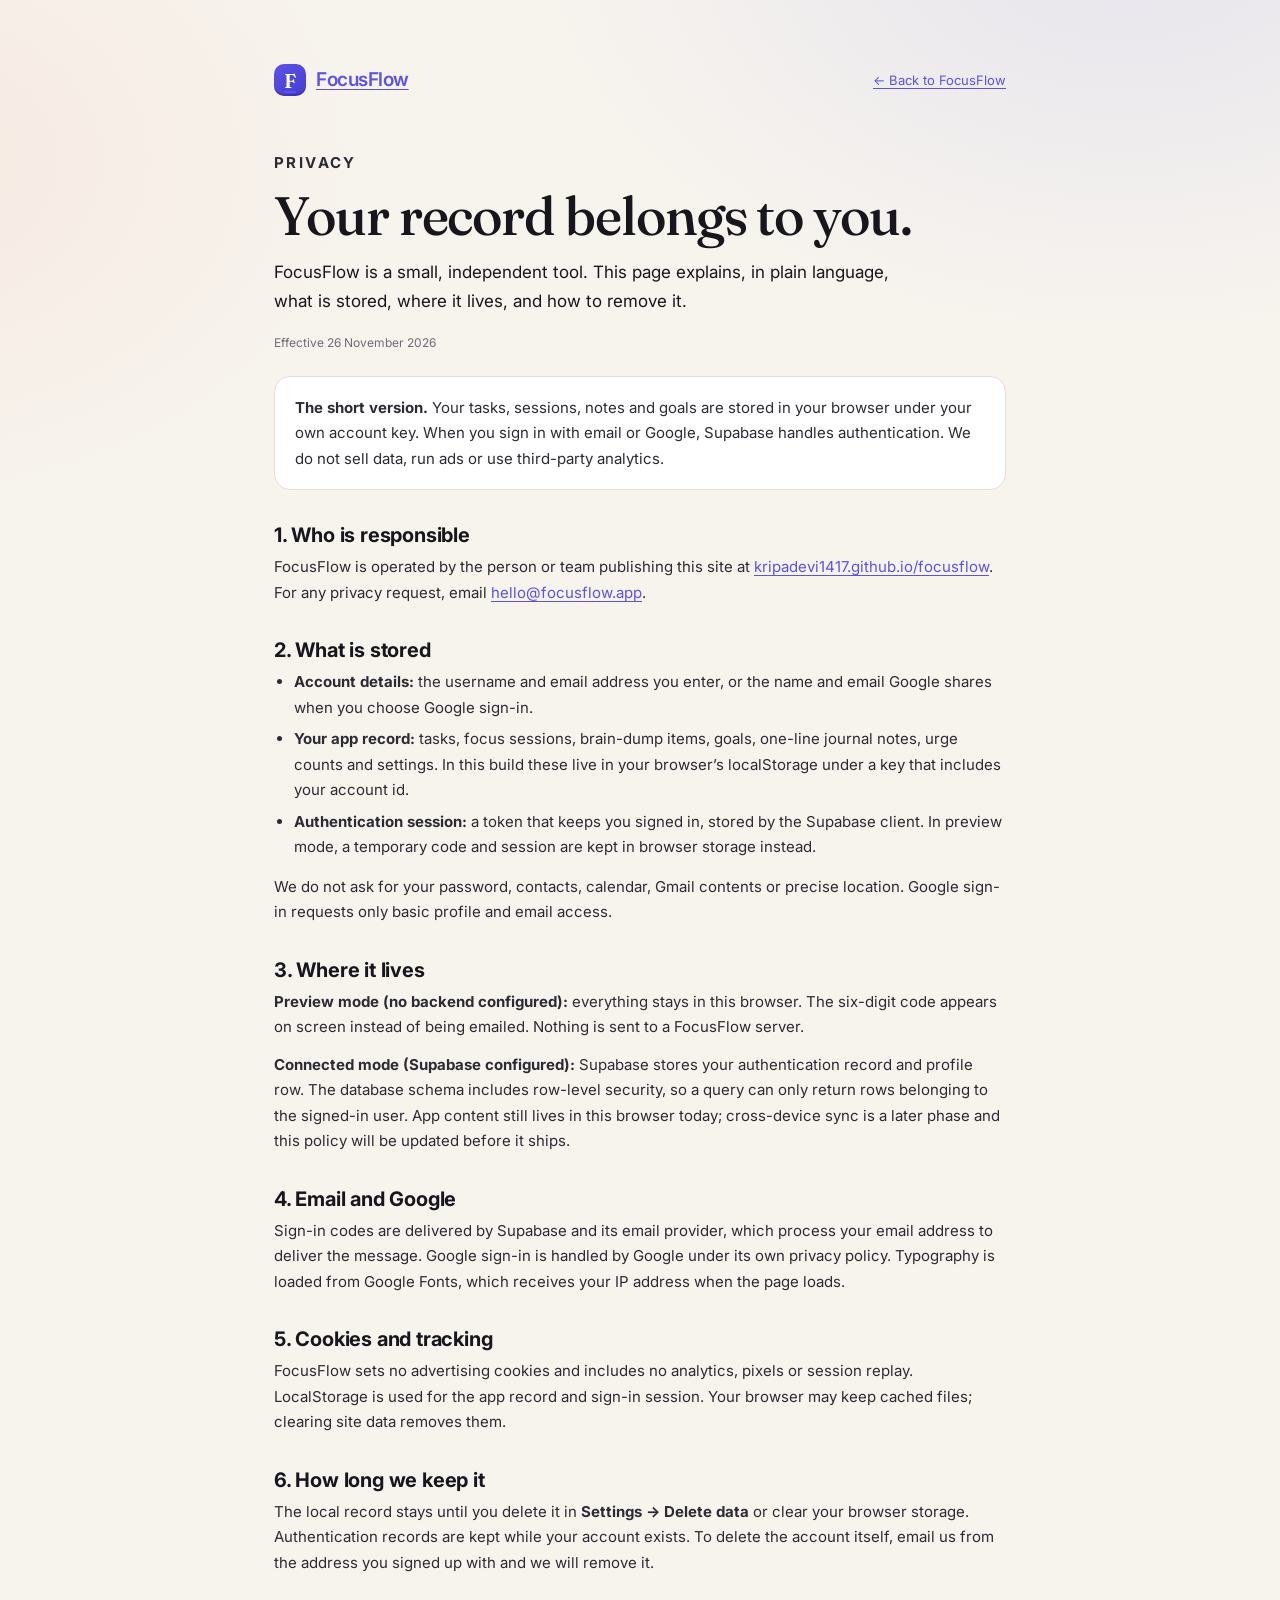
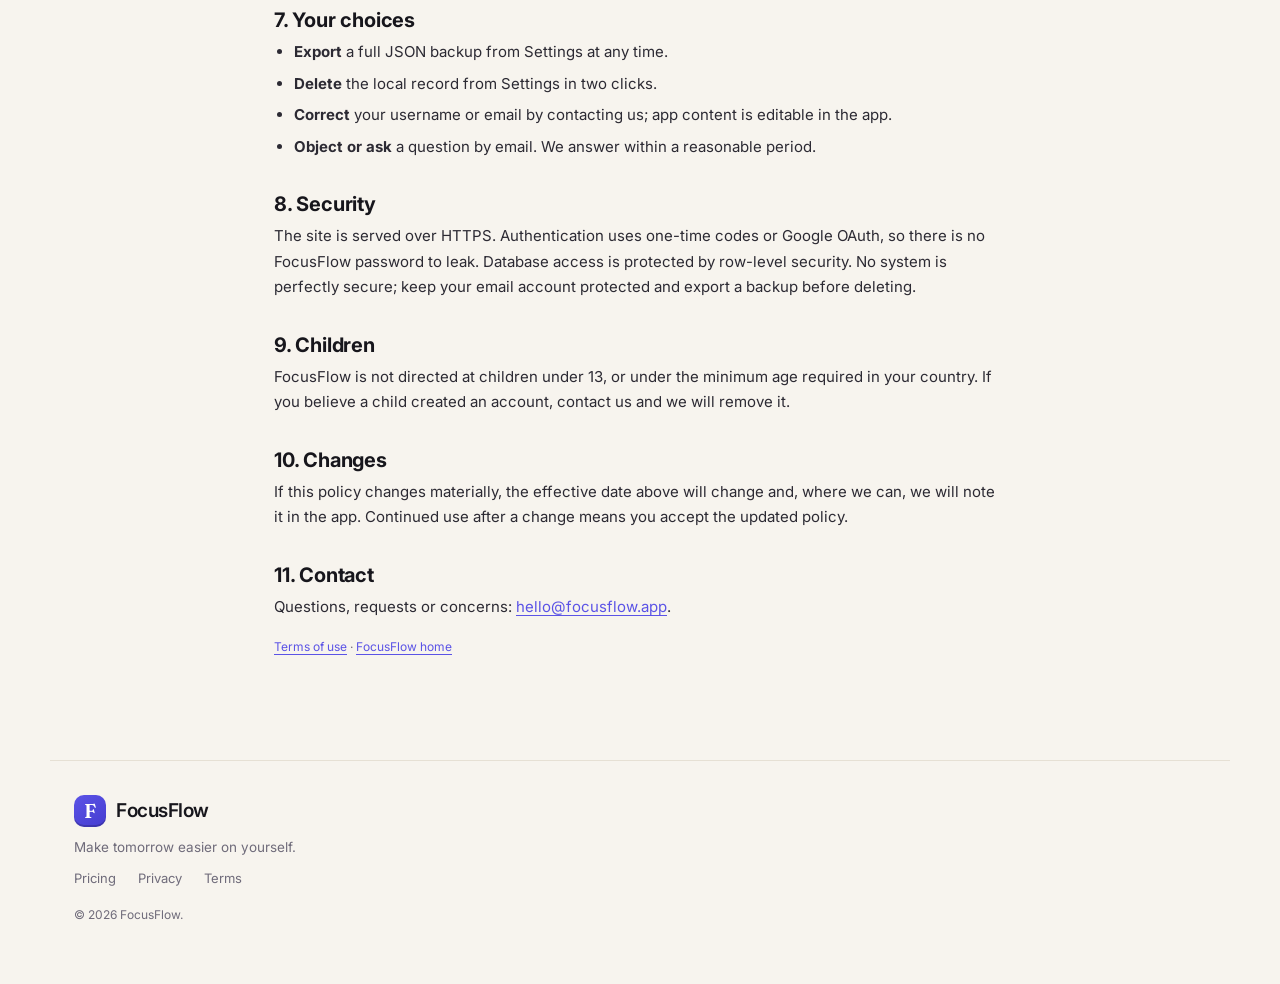
<file: privacy.html>
<!DOCTYPE html>
<html lang="en" data-theme="light">
<head>
  <meta charset="utf-8" />
  <meta name="viewport" content="width=device-width, initial-scale=1" />
  <title>Privacy policy - FocusFlow</title>
  <meta name="description" content="How FocusFlow handles your account, your daily record and your email. Plain language, no trackers." />
  <link rel="preconnect" href="https://fonts.googleapis.com" />
  <link rel="preconnect" href="https://fonts.gstatic.com" crossorigin />
  <link href="https://fonts.googleapis.com/css2?family=Fraunces:ital,opsz,wght@0,9..144,400;0,9..144,500;1,9..144,500&family=Inter:wght@400;500;600;700&display=swap" rel="stylesheet" />
  <link rel="icon" href="favicon.svg" type="image/svg+xml" />
  <link rel="stylesheet" href="styles.css" />
</head>
<body>
  <main class="legal-page">
    <div class="legal-top">
      <a class="brand" href="index.html"><span class="brand-mark">F</span><span class="brand-word">FocusFlow</span></a>
      <a class="legal-back" href="index.html">&larr; Back to FocusFlow</a>
    </div>

    <p class="eyebrow">Privacy</p>
    <h1>Your record belongs to you.</h1>
    <p class="lede">FocusFlow is a small, independent tool. This page explains, in plain language, what is stored, where it lives, and how to remove it.</p>
    <p class="updated">Effective 26 November 2026</p>

    <div class="callout">
      <p><b>The short version.</b> Your tasks, sessions, notes and goals are stored in your browser under your own account key. When you sign in with email or Google, Supabase handles authentication. We do not sell data, run ads or use third-party analytics.</p>
    </div>

    <h2>1. Who is responsible</h2>
    <p>FocusFlow is operated by the person or team publishing this site at <a href="https://kripadevi1417.github.io/focusflow/">kripadevi1417.github.io/focusflow</a>. For any privacy request, email <a data-support-email href="mailto:hello@focusflow.app">hello@focusflow.app</a>.</p>

    <h2>2. What is stored</h2>
    <ul>
      <li><b>Account details:</b> the username and email address you enter, or the name and email Google shares when you choose Google sign-in.</li>
      <li><b>Your app record:</b> tasks, focus sessions, brain-dump items, goals, one-line journal notes, urge counts and settings. In this build these live in your browser&rsquo;s localStorage under a key that includes your account id.</li>
      <li><b>Authentication session:</b> a token that keeps you signed in, stored by the Supabase client. In preview mode, a temporary code and session are kept in browser storage instead.</li>
    </ul>
    <p>We do not ask for your password, contacts, calendar, Gmail contents or precise location. Google sign-in requests only basic profile and email access.</p>

    <h2>3. Where it lives</h2>
    <p><b>Preview mode (no backend configured):</b> everything stays in this browser. The six-digit code appears on screen instead of being emailed. Nothing is sent to a FocusFlow server.</p>
    <p><b>Connected mode (Supabase configured):</b> Supabase stores your authentication record and profile row. The database schema includes row-level security, so a query can only return rows belonging to the signed-in user. App content still lives in this browser today; cross-device sync is a later phase and this policy will be updated before it ships.</p>

    <h2>4. Email and Google</h2>
    <p>Sign-in codes are delivered by Supabase and its email provider, which process your email address to deliver the message. Google sign-in is handled by Google under its own privacy policy. Typography is loaded from Google Fonts, which receives your IP address when the page loads.</p>

    <h2>5. Cookies and tracking</h2>
    <p>FocusFlow sets no advertising cookies and includes no analytics, pixels or session replay. LocalStorage is used for the app record and sign-in session. Your browser may keep cached files; clearing site data removes them.</p>

    <h2>6. How long we keep it</h2>
    <p>The local record stays until you delete it in <b>Settings &rarr; Delete data</b> or clear your browser storage. Authentication records are kept while your account exists. To delete the account itself, email us from the address you signed up with and we will remove it.</p>

    <h2>7. Your choices</h2>
    <ul>
      <li><b>Export</b> a full JSON backup from Settings at any time.</li>
      <li><b>Delete</b> the local record from Settings in two clicks.</li>
      <li><b>Correct</b> your username or email by contacting us; app content is editable in the app.</li>
      <li><b>Object or ask</b> a question by email. We answer within a reasonable period.</li>
    </ul>

    <h2>8. Security</h2>
    <p>The site is served over HTTPS. Authentication uses one-time codes or Google OAuth, so there is no FocusFlow password to leak. Database access is protected by row-level security. No system is perfectly secure; keep your email account protected and export a backup before deleting.</p>

    <h2>9. Children</h2>
    <p>FocusFlow is not directed at children under 13, or under the minimum age required in your country. If you believe a child created an account, contact us and we will remove it.</p>

    <h2>10. Changes</h2>
    <p>If this policy changes materially, the effective date above will change and, where we can, we will note it in the app. Continued use after a change means you accept the updated policy.</p>

    <h2>11. Contact</h2>
    <p>Questions, requests or concerns: <a data-support-email href="mailto:hello@focusflow.app">hello@focusflow.app</a>.</p>

    <p class="updated"><a href="terms.html">Terms of use</a> &middot; <a href="index.html">FocusFlow home</a></p>
  </main>

  <footer class="site-footer">
    <a class="brand" href="index.html"><span class="brand-mark">F</span><span class="brand-word">FocusFlow</span></a>
    <p>Make tomorrow easier on yourself.</p>
    <div class="footer-links">
      <a href="index.html#pricing">Pricing</a>
      <a href="privacy.html">Privacy</a>
      <a href="terms.html">Terms</a>
    </div>
    <small>&copy; <span id="year">2025</span> FocusFlow.</small>
  </footer>

  <script src="js/config.js"></script>
  <script>
    (function () {
      var cfg = window.FF_CONFIG || {};
      var email = cfg.supportEmail || "hello@focusflow.app";
      document.querySelectorAll("[data-support-email]").forEach(function (node) {
        node.textContent = email;
        node.setAttribute("href", "mailto:" + email);
      });
      var year = document.getElementById("year");
      if (year) year.textContent = String(new Date().getFullYear());
    })();
  </script>
</body>
</html>
</file>
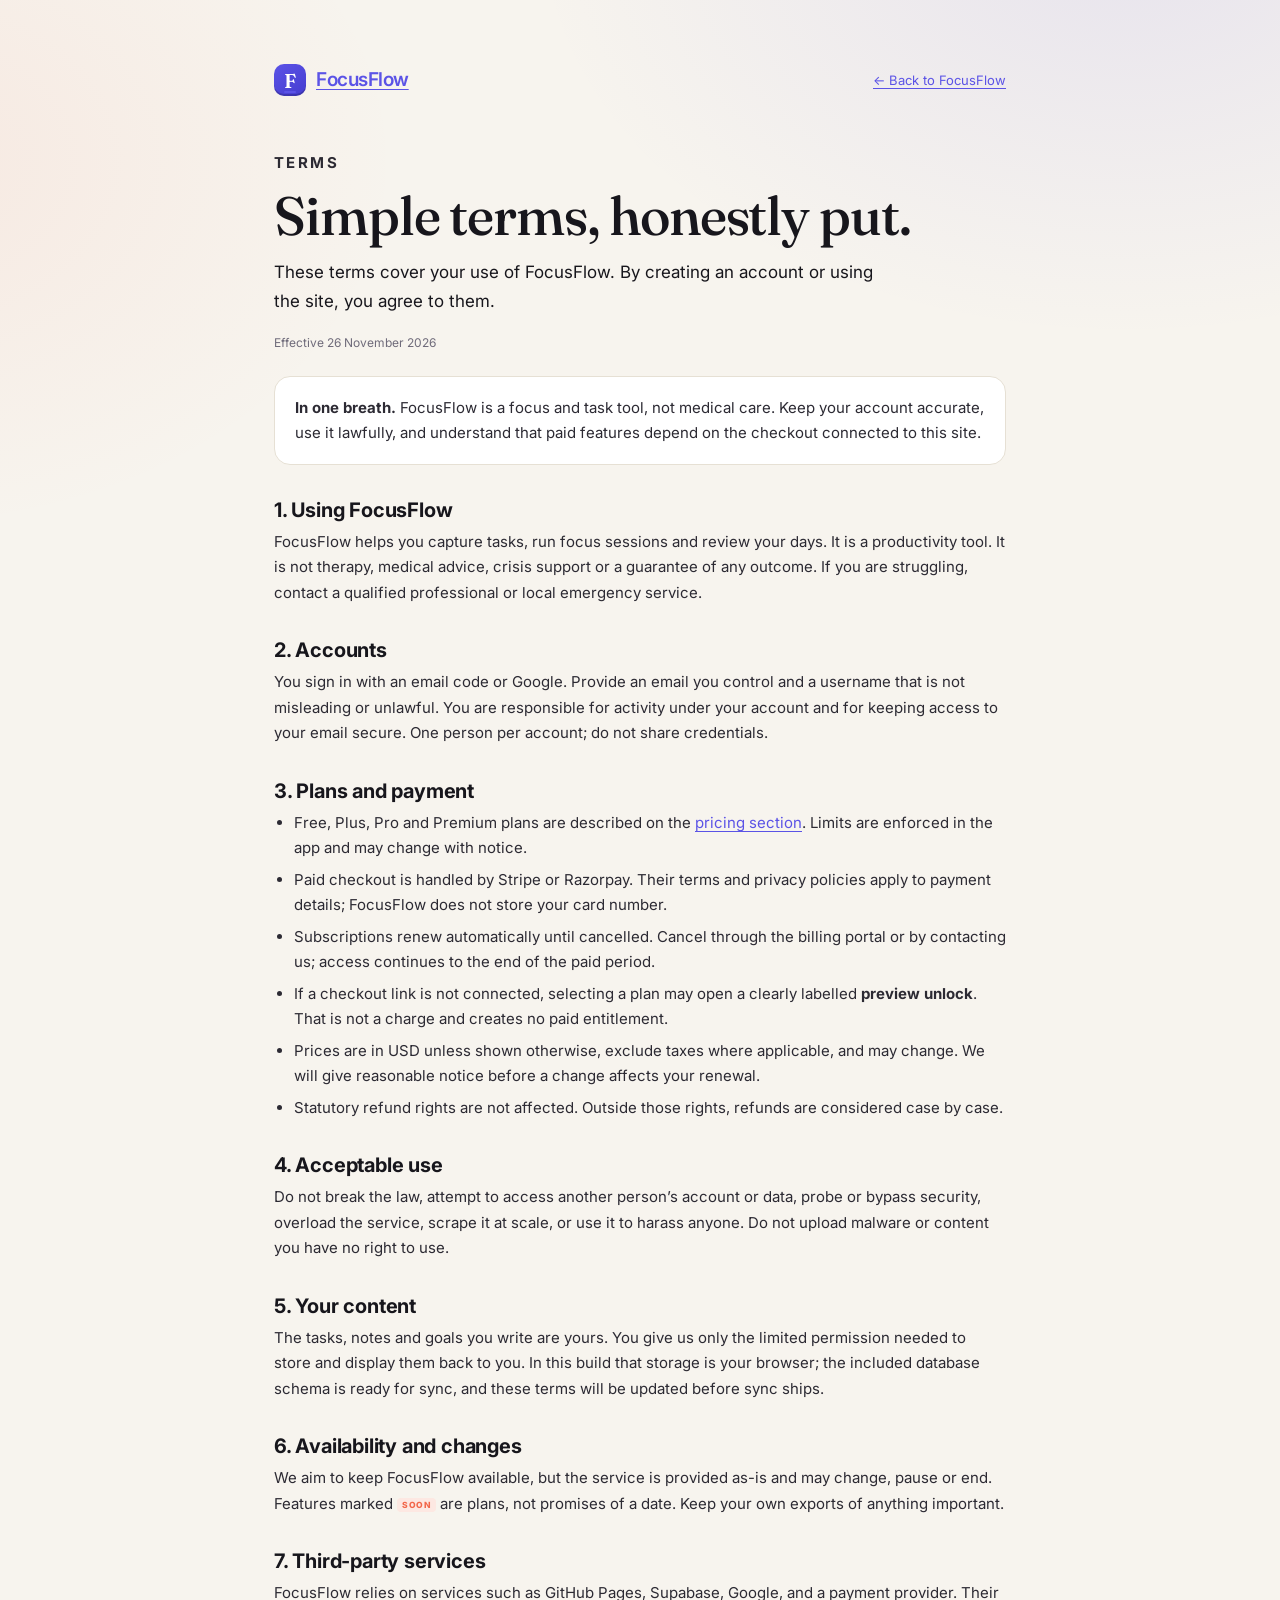
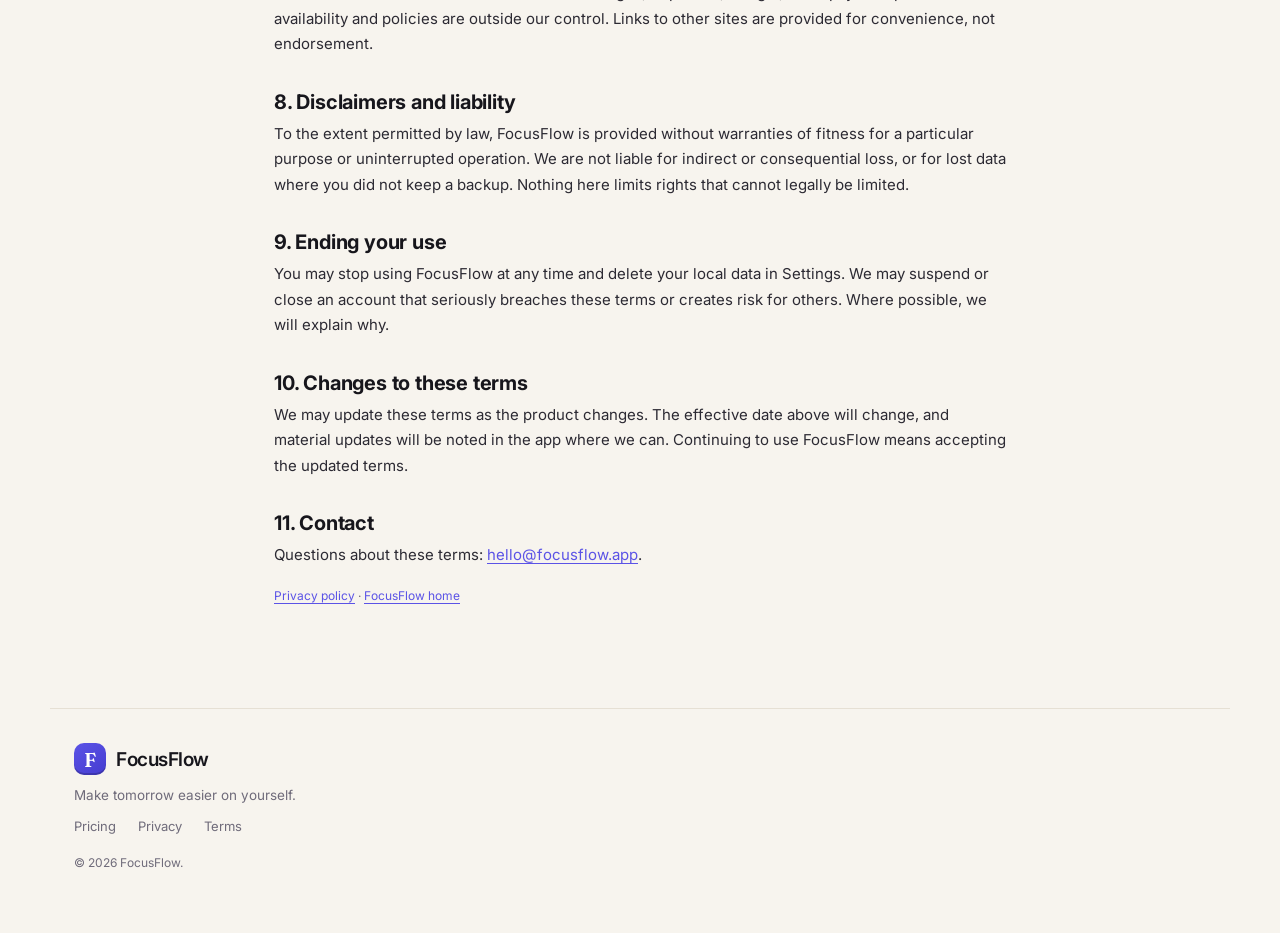
<file: terms.html>
<!DOCTYPE html>
<html lang="en" data-theme="light">
<head>
  <meta charset="utf-8" />
  <meta name="viewport" content="width=device-width, initial-scale=1" />
  <title>Terms of use - FocusFlow</title>
  <meta name="description" content="The plain-language terms for using FocusFlow: accounts, plans, acceptable use and the limits of a focus tool." />
  <link rel="preconnect" href="https://fonts.googleapis.com" />
  <link rel="preconnect" href="https://fonts.gstatic.com" crossorigin />
  <link href="https://fonts.googleapis.com/css2?family=Fraunces:ital,opsz,wght@0,9..144,400;0,9..144,500;1,9..144,500&family=Inter:wght@400;500;600;700&display=swap" rel="stylesheet" />
  <link rel="icon" href="favicon.svg" type="image/svg+xml" />
  <link rel="stylesheet" href="styles.css" />
</head>
<body>
  <main class="legal-page">
    <div class="legal-top">
      <a class="brand" href="index.html"><span class="brand-mark">F</span><span class="brand-word">FocusFlow</span></a>
      <a class="legal-back" href="index.html">&larr; Back to FocusFlow</a>
    </div>

    <p class="eyebrow">Terms</p>
    <h1>Simple terms, honestly put.</h1>
    <p class="lede">These terms cover your use of FocusFlow. By creating an account or using the site, you agree to them.</p>
    <p class="updated">Effective 26 November 2026</p>

    <div class="callout">
      <p><b>In one breath.</b> FocusFlow is a focus and task tool, not medical care. Keep your account accurate, use it lawfully, and understand that paid features depend on the checkout connected to this site.</p>
    </div>

    <h2>1. Using FocusFlow</h2>
    <p>FocusFlow helps you capture tasks, run focus sessions and review your days. It is a productivity tool. It is not therapy, medical advice, crisis support or a guarantee of any outcome. If you are struggling, contact a qualified professional or local emergency service.</p>

    <h2>2. Accounts</h2>
    <p>You sign in with an email code or Google. Provide an email you control and a username that is not misleading or unlawful. You are responsible for activity under your account and for keeping access to your email secure. One person per account; do not share credentials.</p>

    <h2>3. Plans and payment</h2>
    <ul>
      <li>Free, Plus, Pro and Premium plans are described on the <a href="index.html#pricing">pricing section</a>. Limits are enforced in the app and may change with notice.</li>
      <li>Paid checkout is handled by Stripe or Razorpay. Their terms and privacy policies apply to payment details; FocusFlow does not store your card number.</li>
      <li>Subscriptions renew automatically until cancelled. Cancel through the billing portal or by contacting us; access continues to the end of the paid period.</li>
      <li>If a checkout link is not connected, selecting a plan may open a clearly labelled <b>preview unlock</b>. That is not a charge and creates no paid entitlement.</li>
      <li>Prices are in USD unless shown otherwise, exclude taxes where applicable, and may change. We will give reasonable notice before a change affects your renewal.</li>
      <li>Statutory refund rights are not affected. Outside those rights, refunds are considered case by case.</li>
    </ul>

    <h2>4. Acceptable use</h2>
    <p>Do not break the law, attempt to access another person&rsquo;s account or data, probe or bypass security, overload the service, scrape it at scale, or use it to harass anyone. Do not upload malware or content you have no right to use.</p>

    <h2>5. Your content</h2>
    <p>The tasks, notes and goals you write are yours. You give us only the limited permission needed to store and display them back to you. In this build that storage is your browser; the included database schema is ready for sync, and these terms will be updated before sync ships.</p>

    <h2>6. Availability and changes</h2>
    <p>We aim to keep FocusFlow available, but the service is provided as-is and may change, pause or end. Features marked <span class="soon">soon</span> are plans, not promises of a date. Keep your own exports of anything important.</p>

    <h2>7. Third-party services</h2>
    <p>FocusFlow relies on services such as GitHub Pages, Supabase, Google, and a payment provider. Their availability and policies are outside our control. Links to other sites are provided for convenience, not endorsement.</p>

    <h2>8. Disclaimers and liability</h2>
    <p>To the extent permitted by law, FocusFlow is provided without warranties of fitness for a particular purpose or uninterrupted operation. We are not liable for indirect or consequential loss, or for lost data where you did not keep a backup. Nothing here limits rights that cannot legally be limited.</p>

    <h2>9. Ending your use</h2>
    <p>You may stop using FocusFlow at any time and delete your local data in Settings. We may suspend or close an account that seriously breaches these terms or creates risk for others. Where possible, we will explain why.</p>

    <h2>10. Changes to these terms</h2>
    <p>We may update these terms as the product changes. The effective date above will change, and material updates will be noted in the app where we can. Continuing to use FocusFlow means accepting the updated terms.</p>

    <h2>11. Contact</h2>
    <p>Questions about these terms: <a data-support-email href="mailto:hello@focusflow.app">hello@focusflow.app</a>.</p>

    <p class="updated"><a href="privacy.html">Privacy policy</a> &middot; <a href="index.html">FocusFlow home</a></p>
  </main>

  <footer class="site-footer">
    <a class="brand" href="index.html"><span class="brand-mark">F</span><span class="brand-word">FocusFlow</span></a>
    <p>Make tomorrow easier on yourself.</p>
    <div class="footer-links">
      <a href="index.html#pricing">Pricing</a>
      <a href="privacy.html">Privacy</a>
      <a href="terms.html">Terms</a>
    </div>
    <small>&copy; <span id="year">2025</span> FocusFlow.</small>
  </footer>

  <script src="js/config.js"></script>
  <script>
    (function () {
      var cfg = window.FF_CONFIG || {};
      var email = cfg.supportEmail || "hello@focusflow.app";
      document.querySelectorAll("[data-support-email]").forEach(function (node) {
        node.textContent = email;
        node.setAttribute("href", "mailto:" + email);
      });
      var year = document.getElementById("year");
      if (year) year.textContent = String(new Date().getFullYear());
    })();
  </script>
</body>
</html>
</file>
<file: styles.css>
/* ============================================================
   FocusFlow - design system
   ============================================================ */
:root {
  --bg: #f7f4ee;
  --bg-deep: #efe9df;
  --surface: #ffffff;
  --surface-2: #fbf9f5;
  --ink: #17161c;
  --ink-soft: #2c2a33;
  --muted: #6f6b7a;
  --line: #e6e0d4;
  --line-strong: #d8d1c3;
  --brand: #5b53e6;
  --brand-deep: #453cd0;
  --brand-soft: #ebe9ff;
  --brand-ink: #ffffff;
  --coral: #f2674a;
  --coral-soft: #fde8e2;
  --mint: #d7f1e3;
  --mint-ink: #1f6b4a;
  --sand: #f2e7d5;
  --danger: #c2402f;
  --shadow-sm: 0 1px 2px rgba(23, 22, 28, 0.05);
  --shadow-md: 0 10px 30px -12px rgba(23, 22, 28, 0.22);
  --shadow-lg: 0 40px 80px -40px rgba(23, 22, 28, 0.35);
  --radius-sm: 10px;
  --radius: 16px;
  --radius-lg: 24px;
  --font-body: "Inter", -apple-system, BlinkMacSystemFont, "Segoe UI", Roboto, sans-serif;
  --font-display: "Fraunces", Georgia, "Times New Roman", serif;
  --max: 1180px;
  --glow-1: rgba(91, 83, 230, 0.10);
  --glow-2: rgba(242, 103, 74, 0.08);
  --card-shadow: var(--shadow-sm);
  --card-border: 1px solid var(--line);
  --btn-glow: 0 12px 28px -14px rgba(91, 83, 230, 0.85);
  --display-weight: 500;
  --grain: 0.035;
}

[data-theme="midnight"], [data-theme="dark"] {
  --bg: #0c0b10;
  --bg-deep: #07060a;
  --surface: #15141b;
  --surface-2: #1c1a24;
  --ink: #f6f1e7;
  --ink-soft: #ded8cc;
  --muted: #a49da9;
  --line: #2a2733;
  --line-strong: #3d3948;
  --brand: #e9c46a;
  --brand-deep: #f4d98f;
  --brand-soft: #2b2417;
  --brand-ink: #171206;
  --coral: #ff8b6b;
  --coral-soft: #35211c;
  --mint: #17352a;
  --mint-ink: #8fe0b8;
  --sand: #2a2418;
  --shadow-sm: 0 1px 2px rgba(0, 0, 0, 0.4);
  --shadow-md: 0 14px 34px -16px rgba(0, 0, 0, 0.7);
  --shadow-lg: 0 40px 90px -40px rgba(0, 0, 0, 0.9);
  --glow-1: rgba(233, 196, 106, 0.12);
  --glow-2: rgba(255, 139, 107, 0.08);
  --card-shadow: 0 20px 50px -34px rgba(0, 0, 0, 0.95);
  --card-border: 1px solid var(--line);
  --btn-glow: 0 16px 34px -18px rgba(233, 196, 106, 0.65);
  --grain: 0.05;
}

[data-theme="funky"] {
  --bg: #fff6e9;
  --bg-deep: #ffe9cf;
  --surface: #fffdf8;
  --surface-2: #fff2df;
  --ink: #19131c;
  --ink-soft: #352b3d;
  --muted: #766878;
  --line: #ead6bf;
  --line-strong: #b9a58d;
  --brand: #ff4d8d;
  --brand-deep: #e82f78;
  --brand-soft: #ffe0ec;
  --brand-ink: #ffffff;
  --coral: #5b4bff;
  --coral-soft: #e7e2ff;
  --mint: #d9f36b;
  --mint-ink: #334000;
  --sand: #ffe7bd;
  --danger: #d7263d;
  --shadow-sm: 0 2px 0 rgba(25, 19, 28, 0.10);
  --shadow-md: 6px 6px 0 rgba(25, 19, 28, 0.95);
  --shadow-lg: 10px 10px 0 rgba(25, 19, 28, 0.95);
  --glow-1: rgba(255, 77, 141, 0.16);
  --glow-2: rgba(91, 75, 255, 0.12);
  --card-shadow: 4px 4px 0 rgba(25, 19, 28, 0.92);
  --card-border: 1.5px solid #19131c;
  --btn-glow: 3px 3px 0 #19131c;
  --grain: 0.02;
}

[data-theme="neon"] {
  --bg: #08040f;
  --bg-deep: #050208;
  --surface: #120a1e;
  --surface-2: #1a1028;
  --ink: #f7f2ff;
  --ink-soft: #e3d9f2;
  --muted: #a99abf;
  --line: #2a183d;
  --line-strong: #3d2457;
  --brand: #c8ff45;
  --brand-deep: #b0e62e;
  --brand-soft: #1e2c0c;
  --brand-ink: #0b0f00;
  --coral: #ff4fd8;
  --coral-soft: #35102e;
  --mint: #0f2e28;
  --mint-ink: #7dffe1;
  --sand: #2a1b12;
  --danger: #ff6b6b;
  --shadow-sm: 0 0 0 1px rgba(200, 255, 69, 0.04);
  --shadow-md: 0 18px 48px -24px rgba(200, 255, 69, 0.25);
  --shadow-lg: 0 40px 100px -40px rgba(255, 79, 216, 0.3);
  --glow-1: rgba(200, 255, 69, 0.10);
  --glow-2: rgba(255, 79, 216, 0.12);
  --card-shadow: 0 0 0 1px rgba(200, 255, 69, 0.06), 0 24px 70px -40px rgba(200, 255, 69, 0.35);
  --card-border: 1px solid rgba(200, 255, 69, 0.10);
  --btn-glow: 0 0 28px rgba(200, 255, 69, 0.32);
  --grain: 0.07;
}

*, *::before, *::after { box-sizing: border-box; }
[hidden] { display: none !important; }
html { scroll-behavior: smooth; -webkit-text-size-adjust: 100%; }
body {
  margin: 0;
  font-family: var(--font-body);
  background:
    radial-gradient(900px 620px at 88% -8%, var(--glow-1), transparent 66%),
    radial-gradient(760px 560px at -8% 18%, var(--glow-2), transparent 66%),
    var(--bg);
  background-attachment: fixed;
  color: var(--ink);
  line-height: 1.55;
  -webkit-font-smoothing: antialiased;
  text-rendering: optimizeLegibility;
  min-height: 100vh;
}
h1, h2, h3, h4, p { margin: 0; }
h1, h2, h3 { letter-spacing: -0.02em; line-height: 1.1; }
a { color: inherit; text-decoration: none; }
img, svg { display: block; max-width: 100%; }
button, input, select, textarea { font: inherit; color: inherit; }
button { cursor: pointer; background: none; border: none; padding: 0; }
input, select, textarea { background: var(--surface); border: 1px solid var(--line); border-radius: var(--radius-sm); }
::selection { background: var(--brand); color: var(--brand-ink); }
:focus-visible { outline: 2px solid var(--brand); outline-offset: 3px; border-radius: 6px; }

.brand { display: inline-flex; align-items: center; gap: 10px; font-weight: 600; letter-spacing: -0.03em; }
.brand-mark {
  width: 32px; height: 32px; border-radius: 10px; display: grid; place-items: center;
  background: var(--brand); color: #fff; font-family: var(--font-display); font-size: 20px;
  box-shadow: inset 0 -2px 0 rgba(0,0,0,.18);
}
.brand-word { font-size: 19px; }
.brand-inverse .brand-word { color: #fff; }
.brand-inverse .brand-mark { background: rgba(255,255,255,.16); box-shadow: none; }

.eyebrow {
  font-size: 11px; font-weight: 700; letter-spacing: 0.16em; text-transform: uppercase;
  color: var(--muted); display: flex; align-items: center; gap: 8px;
}
.eyebrow.light { color: rgba(255,255,255,.7); }
.dot { width: 6px; height: 6px; border-radius: 50%; background: var(--coral); display: inline-block; }

.btn {
  display: inline-flex; align-items: center; justify-content: center; gap: 10px;
  height: 50px; padding: 0 24px; border-radius: 999px; font-weight: 600; font-size: 15px;
  border: 1px solid transparent; transition: transform .18s ease, box-shadow .18s ease, background .18s ease;
  white-space: nowrap;
}
.btn:hover { transform: translateY(-1px); }
.btn:active { transform: translateY(0); }
.btn-primary { background: var(--brand); color: var(--brand-ink); box-shadow: 0 10px 24px -12px rgba(91,83,230,.9); }
.btn-primary:hover { background: var(--brand-deep); }
.btn-ghost { background: transparent; border-color: var(--line-strong); color: var(--ink); }
.btn-ghost:hover { background: var(--surface); }
.btn-soft { background: var(--brand-soft); color: var(--brand); }
.btn-soft:hover { background: var(--brand); color: var(--brand-ink); }
.btn-danger { background: var(--danger); color: #fff; }
.btn-google { background: var(--surface); border-color: var(--line-strong); color: var(--ink); }
.btn-google:hover { background: var(--surface-2); }
.btn-sm { height: 40px; padding: 0 16px; font-size: 14px; }
.btn-block { width: 100%; }
.link-button { color: var(--muted); font-weight: 500; }
.link-button:hover { color: var(--ink); }

.field { display: block; margin-bottom: 14px; }
.field > span { display: block; font-size: 13px; font-weight: 600; margin-bottom: 6px; }
.field input, .field select, .field textarea {
  width: 100%; padding: 13px 14px; font-size: 15px; outline: none; transition: border-color .15s, box-shadow .15s;
}
.field input:focus, .field select:focus, .field textarea:focus {
  border-color: var(--brand); box-shadow: 0 0 0 4px var(--brand-soft);
}
.field textarea { resize: vertical; min-height: 84px; }
.field-error { color: var(--danger); font-size: 13px; min-height: 18px; margin: 4px 0 10px; }
.fineprint { font-size: 12px; color: var(--muted); margin-top: 16px; line-height: 1.5; }
.muted { color: var(--muted); }
.small { font-size: 13px; }
.status-pill, .count-pill {
  display: inline-flex; align-items: center; height: 26px; padding: 0 10px; border-radius: 999px;
  background: var(--surface-2); border: 1px solid var(--line); font-size: 12px; font-weight: 600; color: var(--muted);
  white-space: nowrap; flex: 0 0 auto; line-height: 1;
}

/* landing shell */
.landing { position: relative; overflow: hidden; }
.site-nav {
  max-width: var(--max); margin: 0 auto; padding: 22px 24px; display: flex; align-items: center; gap: 32px;
  position: sticky; top: 0; z-index: 40; backdrop-filter: blur(14px);
  background: color-mix(in srgb, var(--bg) 82%, transparent);
}
.site-links { display: flex; gap: 26px; margin-left: auto; font-size: 14px; font-weight: 500; color: var(--muted); }
.site-links a:hover { color: var(--ink); }
.site-actions { display: flex; align-items: center; gap: 16px; margin-left: auto; }
.site-actions .link-button { font-size: 14px; }

.hero {
  max-width: var(--max); margin: 0 auto; padding: 56px 24px 80px;
  display: grid; grid-template-columns: 1.05fr .95fr; gap: 56px; align-items: center;
}
.hero h1 { font-family: var(--font-display); font-size: clamp(48px, 6vw, 78px); font-weight: 500; margin: 18px 0 20px; }
.hero h1 em { font-style: italic; color: var(--brand); }
.lede { font-size: 18px; color: var(--muted); max-width: 46ch; }
.hero-cta { display: flex; gap: 12px; margin-top: 30px; flex-wrap: wrap; }
.hero-trust { font-size: 13px; color: var(--muted); margin-top: 14px; }
.hero-proof { display: flex; align-items: center; gap: 12px; margin-top: 34px; padding-top: 22px; border-top: 1px solid var(--line); }
.hero-proof p { font-size: 13.5px; color: var(--muted); }
.proof-avatars { display: flex; }
.proof-avatars span {
  width: 30px; height: 30px; border-radius: 50%; display: grid; place-items: center; font-size: 11px; font-weight: 700;
  background: var(--sand); color: var(--ink-soft); border: 2px solid var(--bg); margin-left: -8px;
}
.proof-avatars span:first-child { margin-left: 0; background: var(--brand-soft); color: var(--brand); }
.proof-avatars span:nth-child(2) { background: var(--mint); color: var(--mint-ink); }
.proof-avatars span:nth-child(3) { background: var(--coral-soft); color: var(--coral); }

/* hero visual */
.hero-visual { position: relative; min-height: 460px; }
.mock-card { position: absolute; background: var(--surface); border: 1px solid var(--line); border-radius: var(--radius-lg); box-shadow: var(--shadow-lg); }
.mock-today { inset: 10px 20px auto 0; padding: 20px; transform: rotate(-2.5deg); }
.mock-head { display: flex; align-items: center; gap: 8px; font-size: 12px; color: var(--muted); padding-bottom: 14px; border-bottom: 1px solid var(--line); }
.mock-dot { width: 8px; height: 8px; border-radius: 50%; background: var(--coral); }
.mock-pill { margin-left: auto; background: var(--surface-2); border: 1px solid var(--line); border-radius: 999px; padding: 2px 9px; font-size: 11px; }
.mock-list { list-style: none; margin: 0; padding: 10px 0 4px; display: grid; gap: 2px; }
.mock-list li { display: flex; align-items: center; gap: 10px; padding: 10px 8px; border-radius: 10px; font-size: 13.5px; }
.mock-list li small { margin-left: auto; color: var(--muted); font-size: 11px; }
.mock-list li.is-live { background: var(--brand-soft); }
.mock-list li.is-live b { font-weight: 600; display: block; }
.mock-list li.is-live small { display: block; margin: 0; }
.mock-check { width: 18px; height: 18px; border-radius: 6px; border: 1.5px solid var(--line-strong); flex: none; display: grid; place-items: center; font-size: 11px; }
.mock-list li.is-done .mock-check { background: var(--mint); border-color: var(--mint); color: var(--mint-ink); }
.mock-list li.is-done s { color: var(--muted); }
.mock-tag { margin-left: auto; font-size: 10px; font-weight: 700; letter-spacing: .08em; text-transform: uppercase; color: var(--brand); background: var(--surface); padding: 3px 8px; border-radius: 999px; }
.mock-foot { display: flex; align-items: center; gap: 8px; font-size: 11.5px; color: var(--muted); border-top: 1px solid var(--line); padding-top: 12px; }
.mock-flame { color: var(--coral); font-size: 9px; }
.mock-spacer { flex: 1; }
.mock-ring { right: 0; top: 250px; width: 200px; padding: 18px; text-align: center; transform: rotate(3deg); background: var(--ink); color: #fff; border-color: transparent; }
.mock-ring-dial { width: 96px; height: 96px; margin: 0 auto 10px; border-radius: 50%; display: grid; place-items: center; border: 4px solid rgba(255,255,255,.15); border-top-color: var(--coral); font-size: 20px; font-weight: 600; }
.mock-ring p { font-size: 13px; font-weight: 600; }
.mock-ring small { font-size: 11px; color: rgba(255,255,255,.55); }
.mock-urge { left: -10px; bottom: 16px; width: 230px; padding: 16px; transform: rotate(-1.5deg); }
.mock-urge b { display: block; font-size: 15px; margin: 4px 0 2px; }
.mock-urge small { font-size: 11.5px; color: var(--muted); line-height: 1.4; display: block; }

.stat-strip {
  max-width: var(--max); margin: 0 auto 20px; padding: 26px 24px;
  display: grid; grid-template-columns: repeat(3, 1fr); gap: 24px;
  border-top: 1px solid var(--line); border-bottom: 1px solid var(--line);
}
.stat-strip div { display: flex; flex-direction: column; gap: 4px; }
.stat-strip b { font-family: var(--font-display); font-size: 30px; font-weight: 500; color: var(--ink); }
.stat-strip span { font-size: 12.5px; color: var(--muted); max-width: 30ch; }

.section { max-width: var(--max); margin: 0 auto; padding: 86px 24px; }
.section-head { max-width: 720px; margin-bottom: 42px; }
.section-head h2 { font-family: var(--font-display); font-size: clamp(32px, 4vw, 46px); font-weight: 500; margin: 14px 0 14px; }
.section-sub { color: var(--muted); font-size: 16px; max-width: 60ch; }

.problem-grid { display: grid; grid-template-columns: repeat(3, 1fr); gap: 18px; }
.problem-card { position: relative; padding: 28px 24px; border: 1px solid var(--line); border-radius: var(--radius-lg); background: var(--surface); box-shadow: var(--shadow-sm); }
.problem-num { font-family: var(--font-display); font-size: 15px; color: var(--brand); }
.problem-card h3 { font-size: 19px; margin: 14px 0 10px; }
.problem-card p { color: var(--muted); font-size: 14px; line-height: 1.6; }
.problem-fix { display: inline-block; margin-top: 16px; font-size: 13px; font-weight: 600; color: var(--ink); }

.features { background: transparent; }
.feature-grid { display: grid; grid-template-columns: repeat(3, 1fr); gap: 18px; }
.feature-card { padding: 26px 24px; border-radius: var(--radius-lg); background: var(--surface); border: 1px solid var(--line); transition: transform .2s ease, box-shadow .2s ease; }
.feature-card:hover { transform: translateY(-3px); box-shadow: var(--shadow-md); }
.feature-icon { width: 42px; height: 42px; border-radius: 12px; display: grid; place-items: center; background: var(--brand-soft); color: var(--brand); font-size: 19px; }
.feature-card h3 { font-size: 18px; margin: 16px 0 8px; }
.feature-card p { color: var(--muted); font-size: 14px; line-height: 1.6; }

.split-section { display: grid; grid-template-columns: 1fr 1fr; gap: 60px; align-items: center; }
.split-copy h2 { font-family: var(--font-display); font-size: clamp(30px, 3.6vw, 42px); font-weight: 500; margin: 14px 0 16px; }
.split-copy > p { color: var(--muted); margin-bottom: 22px; }
.check-list { list-style: none; padding: 0; margin: 0 0 26px; display: grid; gap: 10px; }
.check-list li { position: relative; padding-left: 30px; font-size: 14px; }
.check-list li::before { content: ""; position: absolute; left: 0; top: 3px; width: 18px; height: 18px; border-radius: 50%; background: var(--mint); }
.check-list li::after { content: ""; position: absolute; left: 6px; top: 7px; width: 6px; height: 3px; border-left: 1.5px solid var(--mint-ink); border-bottom: 1.5px solid var(--mint-ink); transform: rotate(-45deg); }
.check-list.compact li { font-size: 13.5px; }
.split-visual { display: grid; place-items: center; }
.shield-mock { width: min(100%, 380px); background: var(--ink); color: #fff; border-radius: 32px; padding: 34px 28px; box-shadow: var(--shadow-lg); text-align: center; transform: rotate(2deg); }
.shield-mock .eyebrow { color: rgba(255,255,255,.55); justify-content: center; }
.shield-timer { margin: 22px 0 8px; font-size: 62px; font-weight: 200; letter-spacing: -.04em; font-variant-numeric: tabular-nums; }
.shield-task { font-size: 14px; color: rgba(255,255,255,.75); }
.shield-bar { height: 4px; border-radius: 4px; background: rgba(255,255,255,.14); margin: 26px 0 22px; overflow: hidden; }
.shield-bar span { display: block; height: 100%; width: 42%; background: var(--coral); border-radius: 4px; }
.shield-actions { display: flex; gap: 10px; justify-content: center; }
.shield-btn { padding: 9px 20px; border-radius: 999px; background: #fff; color: #111; font-size: 12.5px; font-weight: 600; }
.shield-btn.ghost { background: rgba(255,255,255,.1); color: #fff; }

/* privacy */
.privacy-grid { display: grid; grid-template-columns: repeat(2, 1fr); gap: 18px; }
.privacy-card { padding: 26px; border-radius: var(--radius-lg); background: var(--surface); border: 1px solid var(--line); }
.privacy-card h3 { font-size: 17px; margin: 16px 0 8px; }
.privacy-card p { color: var(--muted); font-size: 14px; line-height: 1.6; }

/* pricing */
.pricing-grid { display: grid; grid-template-columns: repeat(4, 1fr); gap: 16px; align-items: stretch; }
.price-card { position: relative; padding: 28px 22px; border-radius: var(--radius-lg); background: var(--surface); border: 1px solid var(--line); display: flex; flex-direction: column; }
.price-card h3 { font-size: 17px; margin-bottom: 6px; }
.price { font-size: 14px; color: var(--muted); }
.price span { font-family: var(--font-display); font-size: 38px; font-weight: 500; color: var(--ink); margin-right: 4px; }
.price-note { font-size: 11.5px; color: var(--muted); margin: 4px 0 18px; }
.price-card .check-list { flex: 1; margin-bottom: 22px; }
.price-card .check-list li { font-size: 13px; padding-left: 26px; }
.price-card .btn { margin-top: auto; }
.price-card.is-pro { background: var(--ink); color: #fff; border-color: transparent; box-shadow: var(--shadow-lg); transform: translateY(-6px); }
.price-card.is-pro .price, .price-card.is-pro .price-note, .price-card.is-pro .check-list li { color: rgba(255,255,255,.72); }
.price-card.is-pro .price span { color: #fff; }
.price-card.is-pro .check-list li::before { background: rgba(255,255,255,.14); }
.price-card.is-pro .check-list li::after { border-color: #fff; }
.pro-badge { position: absolute; top: -12px; left: 50%; transform: translateX(-50%); background: var(--coral); color: #fff; font-size: 10.5px; font-weight: 700; letter-spacing: .06em; text-transform: uppercase; padding: 5px 12px; border-radius: 999px; }
.price-foot { font-size: 11.5px; color: var(--muted); text-align: center; margin-top: 12px; }
.pricing-foot { text-align: center; font-size: 12.5px; color: var(--muted); margin-top: 28px; }

/* faq */
.faq-list { max-width: 820px; border-top: 1px solid var(--line); }
.faq-list details { border-bottom: 1px solid var(--line); padding: 20px 0; }
.faq-list summary { cursor: pointer; font-weight: 600; font-size: 16px; list-style: none; display: flex; justify-content: space-between; gap: 20px; }
.faq-list summary::-webkit-details-marker { display: none; }
.faq-list summary::after { content: "+"; font-weight: 400; color: var(--muted); font-size: 20px; line-height: 1; }
.faq-list details[open] summary::after { content: "-"; }
.faq-list p { color: var(--muted); font-size: 14.5px; margin-top: 12px; max-width: 68ch; }

.final-cta { max-width: var(--max); margin: 0 auto 90px; padding: 74px 32px; border-radius: 32px; text-align: center; background: var(--ink); color: #fff; }
.final-cta h2 { font-family: var(--font-display); font-size: clamp(30px, 4vw, 46px); font-weight: 500; max-width: 20ch; margin: 0 auto 14px; }
.final-cta p { color: rgba(255,255,255,.6); margin-bottom: 28px; }

.site-footer { max-width: var(--max); margin: 0 auto; padding: 34px 24px 60px; border-top: 1px solid var(--line); display: flex; flex-direction: column; gap: 10px; }
.site-footer p { color: var(--muted); font-size: 13.5px; }
.site-footer small { color: var(--muted); font-size: 12px; margin-top: 8px; }
.footer-links { display: flex; gap: 22px; font-size: 13px; flex-wrap: wrap; }
.footer-links a, .footer-links button { color: var(--muted); }
.footer-links a:hover, .footer-links button:hover { color: var(--ink); }

/* auth */
.auth-screen { min-height: 100vh; display: grid; grid-template-columns: 1.05fr 1fr; background: var(--surface); }
.auth-aside { background: var(--ink); color: #fff; padding: 40px 48px; display: flex; flex-direction: column; justify-content: space-between; position: relative; overflow: hidden; }
.auth-aside::after { content: ""; position: absolute; width: 420px; height: 420px; border-radius: 50%; background: radial-gradient(circle, rgba(91,83,230,.55), transparent 65%); right: -140px; bottom: -120px; filter: blur(10px); }
.auth-aside-copy { position: relative; z-index: 1; max-width: 30ch; }
.auth-aside h2 { font-family: var(--font-display); font-size: clamp(30px, 3.2vw, 42px); font-weight: 400; line-height: 1.18; margin: 18px 0 16px; }
.auth-aside-sub { color: rgba(255,255,255,.6); font-size: 14.5px; }
.auth-points { list-style: none; padding: 0; margin: 0; display: grid; gap: 10px; position: relative; z-index: 1; }
.auth-points li { display: flex; align-items: center; gap: 10px; font-size: 13.5px; color: rgba(255,255,255,.8); }
.auth-points span { width: 20px; height: 20px; border-radius: 50%; background: rgba(255,255,255,.12); display: grid; place-items: center; font-size: 10px; }
.auth-mode { font-size: 11.5px; color: rgba(255,255,255,.45); position: relative; z-index: 1; }
.auth-panel { display: flex; flex-direction: column; justify-content: center; align-items: center; padding: 48px 32px; position: relative; }
.auth-back { position: absolute; top: 30px; left: 32px; font-size: 13px; color: var(--muted); }
.auth-back:hover { color: var(--ink); }
.auth-card { width: min(100%, 400px); }
.auth-card h2 { font-family: var(--font-display); font-size: 32px; font-weight: 500; margin: 10px 0 8px; }
.auth-card .muted { font-size: 14px; margin-bottom: 24px; }
.btn-google { margin-bottom: 18px; }
.divider { display: flex; align-items: center; gap: 12px; margin: 4px 0 18px; color: var(--muted); font-size: 11.5px; }
.divider::before, .divider::after { content: ""; height: 1px; background: var(--line); flex: 1; }
.otp-row { display: flex; gap: 8px; margin: 6px 0 10px; }
.otp-digit { width: 100%; height: 56px; text-align: center; font-size: 22px; font-weight: 600; border-radius: 12px; outline: none; }
.otp-digit:focus { border-color: var(--brand); box-shadow: 0 0 0 4px var(--brand-soft); }
.demo-code { background: var(--sand); border-radius: 10px; padding: 10px 12px; font-size: 12.5px; margin: 4px 0 12px; }
.demo-code b { letter-spacing: .22em; font-size: 14px; }
.auth-links { display: flex; justify-content: space-between; gap: 12px; margin-top: 16px; font-size: 13px; }
.auth-footnote { font-size: 11.5px; color: var(--muted); margin: 26px auto 0; text-align: center; max-width: 40ch; }
.auth-step h2 { font-family: var(--font-display); }

/* ============================================================
   APP
   ============================================================ */
.app-shell { display: grid; grid-template-columns: 272px 1fr; min-height: 100vh; background: var(--bg); }
.sidebar { position: sticky; top: 0; height: 100vh; padding: 22px 18px; border-right: 1px solid var(--line); background: var(--surface); display: flex; flex-direction: column; gap: 18px; z-index: 30; }
.sidebar-top { display: flex; align-items: center; justify-content: space-between; padding: 0 6px; }
.sidebar-close { display: none; font-size: 24px; color: var(--muted); }
.plan-button { display: flex; align-items: center; gap: 10px; width: 100%; padding: 12px 14px; border-radius: 12px; background: var(--brand); color: #fff; font-weight: 600; font-size: 14px; box-shadow: 0 8px 18px -12px rgba(91,83,230,.9); }
.plan-button span { font-size: 18px; line-height: 1; }
.main-nav { display: flex; flex-direction: column; gap: 2px; overflow-y: auto; }
.nav-label { font-size: 10px; font-weight: 700; letter-spacing: .14em; color: var(--muted); padding: 14px 10px 6px; }
.nav-link { display: flex; align-items: center; gap: 11px; padding: 9px 10px; border-radius: 10px; font-size: 14px; color: var(--ink-soft); font-weight: 500; }
.nav-link:hover { background: var(--surface-2); }
.nav-link.active { background: var(--brand-soft); color: var(--brand); }
.nav-link em { margin-left: auto; font-style: normal; font-size: 11px; background: var(--surface-2); border: 1px solid var(--line); padding: 1px 7px; border-radius: 999px; color: var(--muted); }
.nav-icon { width: 18px; text-align: center; font-size: 13px; opacity: .8; }
.sidebar-bottom { margin-top: auto; display: flex; flex-direction: column; gap: 10px; }
.plan-card { padding: 14px; border-radius: 14px; background: var(--surface-2); border: 1px solid var(--line); }
.plan-card b { display: block; font-size: 15px; margin: 4px 0 2px; }
.plan-card p { font-size: 11.5px; color: var(--muted); margin-bottom: 10px; line-height: 1.4; }
.plan-card .eyebrow { font-size: 9.5px; }
.profile-button { display: flex; align-items: center; gap: 10px; padding: 8px; border-radius: 12px; text-align: left; }
.profile-button:hover { background: var(--surface-2); }
.avatar { width: 34px; height: 34px; border-radius: 50%; background: var(--brand-soft); color: var(--brand); display: grid; place-items: center; font-weight: 700; font-size: 13px; flex: none; }
.profile-copy { display: flex; flex-direction: column; min-width: 0; }
.profile-copy b { font-size: 13px; white-space: nowrap; overflow: hidden; text-overflow: ellipsis; }
.profile-copy small { font-size: 11px; color: var(--muted); }
.chevron { margin-left: auto; color: var(--muted); }

.app-main { min-width: 0; display: flex; flex-direction: column; }
.app-topbar { display: flex; align-items: center; gap: 18px; padding: 22px 32px; border-bottom: 1px solid var(--line); background: color-mix(in srgb, var(--bg) 86%, transparent); position: sticky; top: 0; z-index: 20; backdrop-filter: blur(12px); }
.app-topbar .eyebrow { font-size: 10px; }
.topbar-copy h1 { font-family: var(--font-display); font-size: 27px; font-weight: 500; margin-top: 2px; }
.topbar-actions { margin-left: auto; display: flex; gap: 10px; }
.icon-button { width: 40px; height: 40px; border-radius: 10px; border: 1px solid var(--line); display: none; place-items: center; font-size: 16px; background: var(--surface); }
.page-root { padding: 26px 32px 60px; max-width: 1240px; width: 100%; }
.page { animation: rise .35s ease both; }
@keyframes rise { from { opacity: 0; transform: translateY(8px); } to { opacity: 1; transform: none; } }

.stat-grid { display: grid; grid-template-columns: repeat(3, 1fr); gap: 14px; margin-bottom: 18px; }
.stat-card { padding: 18px; border-radius: var(--radius); background: var(--surface); border: 1px solid var(--line); }
.stat-label { font-size: 11.5px; color: var(--muted); font-weight: 600; letter-spacing: .02em; }
.stat-card b { display: block; font-size: 30px; font-weight: 600; letter-spacing: -.03em; margin: 6px 0 2px; font-variant-numeric: tabular-nums; }
.stat-card small { font-size: 11.5px; color: var(--muted); }
.stat-meter { height: 5px; border-radius: 4px; background: var(--surface-2); margin-top: 12px; overflow: hidden; }
.stat-meter span { display: block; height: 100%; width: 0; background: var(--brand); border-radius: 4px; transition: width .5s ease; }

.content-grid { display: grid; grid-template-columns: 1.6fr 1fr; gap: 16px; align-items: start; }
.side-stack { display: grid; gap: 14px; }
.card { background: var(--surface); border: 1px solid var(--line); border-radius: var(--radius-lg); padding: 22px; box-shadow: var(--shadow-sm); }
.card-head { display: flex; align-items: flex-start; justify-content: space-between; gap: 12px; margin-bottom: 8px; }
.card-head h2, .card-head h3 { font-size: 18px; font-weight: 600; letter-spacing: -.01em; }
.card-head .eyebrow { margin-bottom: 4px; }
.card h2 { font-size: 22px; margin: 8px 0 6px; }
.card h3 { font-size: 17px; margin: 8px 0 6px; }
.card > .muted { font-size: 13px; }

.next-task { display: flex; align-items: center; gap: 12px; padding: 12px 14px; border-radius: 12px; background: var(--ink); color: #fff; margin: 12px 0; }
.next-task .next-label { font-size: 9.5px; letter-spacing: .14em; font-weight: 700; color: var(--coral); }
.next-task b { font-size: 14px; flex: 1; min-width: 0; overflow: hidden; text-overflow: ellipsis; white-space: nowrap; }
.next-task .btn { height: 32px; padding: 0 12px; font-size: 12px; background: #fff; color: #111; box-shadow: none; }

.task-list { list-style: none; margin: 8px 0 0; padding: 0; display: grid; gap: 4px; }
.task-item { display: flex; align-items: center; gap: 12px; padding: 10px 8px; border-radius: 12px; }
.task-item:hover { background: var(--surface-2); }
.task-check { width: 22px; height: 22px; border-radius: 8px; border: 1.5px solid var(--line-strong); flex: none; transition: border-color .15s, background .15s; }
.task-check:hover { border-color: var(--brand); }
.task-check.is-checked { background: var(--mint); border-color: var(--mint); display: grid; place-items: center; font-size: 11px; color: var(--mint-ink); }
.task-body { flex: 1; min-width: 0; display: flex; flex-direction: column; }
.task-title { font-size: 14px; font-weight: 500; white-space: nowrap; overflow: hidden; text-overflow: ellipsis; }
.task-meta { font-size: 11.5px; color: var(--muted); }
.task-item.is-done .task-title { color: var(--muted); text-decoration: line-through; }
.task-actions { display: flex; align-items: center; gap: 4px; opacity: 0; transition: opacity .15s; }
.task-item:hover .task-actions, .task-item:focus-within .task-actions { opacity: 1; }
.chip-button { font-size: 11.5px; font-weight: 600; padding: 5px 10px; border-radius: 999px; background: var(--brand-soft); color: var(--brand); }
.chip-button:hover { background: var(--brand); color: var(--brand-ink); }
.icon-only { width: 26px; height: 26px; border-radius: 8px; color: var(--muted); display: grid; place-items: center; font-size: 16px; }
.icon-only:hover { background: var(--surface-2); color: var(--danger); }

.empty-state { text-align: center; padding: 26px 10px; border-radius: 14px; border: 1px dashed var(--line-strong); margin: 10px 0; }
.empty-title { font-weight: 600; font-size: 14px; margin-bottom: 4px; }
.empty-state .muted { font-size: 12.5px; max-width: 38ch; margin: 0 auto; }

.quick-add { display: flex; gap: 8px; margin-top: 14px; padding-top: 14px; border-top: 1px solid var(--line); }
.quick-add input { flex: 1; min-width: 0; padding: 10px 12px; font-size: 13.5px; }
.quick-add select { padding: 0 8px; font-size: 12px; border-radius: 10px; }

/* timer */
.focus-layout { display: grid; grid-template-columns: 1.55fr 1fr; gap: 16px; align-items: start; }
.timer-card { display: flex; flex-direction: column; align-items: center; padding: 26px; }
.timer-modes { display: flex; gap: 6px; padding: 4px; border-radius: 999px; background: var(--surface-2); border: 1px solid var(--line); }
.mode-pill { padding: 7px 15px; border-radius: 999px; font-size: 12.5px; font-weight: 600; color: var(--muted); display: inline-flex; align-items: center; gap: 6px; }
.mode-pill:hover { color: var(--ink); }
.mode-pill.is-active { background: var(--surface); color: var(--ink); box-shadow: var(--shadow-sm); }
.pro-tag { font-size: 8.5px; font-weight: 800; letter-spacing: .06em; padding: 2px 5px; border-radius: 4px; background: var(--coral); color: #fff; }
.timer-ring { position: relative; width: min(300px, 74vw); aspect-ratio: 1; margin: 22px 0 8px; }
.timer-ring svg { width: 100%; height: 100%; transform: rotate(-90deg); }
.ring-track { fill: none; stroke: var(--surface-2); stroke-width: 12; }
.ring-progress { fill: none; stroke: var(--brand); stroke-width: 12; stroke-linecap: round; stroke-dasharray: 829.38; stroke-dashoffset: 0; transition: stroke-dashoffset .5s linear, stroke .3s; }
.timer-center { position: absolute; inset: 0; display: flex; flex-direction: column; align-items: center; justify-content: center; gap: 4px; }
.timer-time { font-family: var(--font-display); font-size: clamp(46px, 7vw, 58px); font-weight: 500; letter-spacing: -.03em; font-variant-numeric: tabular-nums; }
.timer-state { font-size: 11.5px; color: var(--muted); }
.timer-task-field { width: min(100%, 340px); margin: 12px 0 0; }
.timer-task-field > span { text-align: center; }
.timer-actions { display: flex; gap: 10px; margin-top: 18px; flex-wrap: wrap; justify-content: center; }
.timer-hint { font-size: 11.5px; color: var(--muted); margin-top: 14px; text-align: center; }
.session-list { list-style: none; margin: 6px 0 0; padding: 0; display: grid; gap: 6px; }
.session-item { display: flex; align-items: baseline; gap: 8px; font-size: 12.5px; padding: 7px 8px; border-radius: 8px; background: var(--surface-2); }
.session-item b { color: var(--brand); }
.session-item small { margin-left: auto; color: var(--muted); font-size: 11px; }
.session-what { color: var(--muted); overflow: hidden; text-overflow: ellipsis; white-space: nowrap; }

/* dump + goals */
.dump-layout, .goals-layout, .settings-layout { display: grid; grid-template-columns: 1fr 1.15fr; gap: 16px; align-items: start; }
.dump-layout form { margin-top: 16px; display: grid; gap: 10px; }
.dump-layout textarea { width: 100%; min-height: 120px; padding: 14px; font-size: 14px; resize: vertical; }
.dump-list { list-style: none; margin: 8px 0 0; padding: 0; display: grid; gap: 8px; }
.dump-item { padding: 12px 14px; border-radius: 12px; background: var(--surface-2); border: 1px solid var(--line); display: flex; align-items: center; gap: 12px; }
.dump-text { font-size: 13.5px; flex: 1; min-width: 0; }
.dump-actions { display: flex; gap: 4px; opacity: 0; transition: opacity .15s; }
.dump-item:hover .dump-actions, .dump-item:focus-within .dump-actions { opacity: 1; }
.goal-list { list-style: none; margin: 8px 0 0; padding: 0; display: grid; gap: 10px; }
.goal-item { padding: 14px; border-radius: 12px; border: 1px solid var(--line); background: var(--surface-2); }
.goal-head { display: flex; align-items: center; gap: 10px; }
.goal-title { font-size: 14px; }
.goal-tag { margin-left: auto; font-size: 9.5px; font-weight: 700; letter-spacing: .06em; text-transform: uppercase; color: var(--brand); background: var(--brand-soft); padding: 3px 8px; border-radius: 999px; }
.goal-why { font-size: 12px; color: var(--muted); margin-top: 5px; }
.goal-actions { display: flex; gap: 6px; margin-top: 10px; }
.goal-item.is-done { opacity: .6; }
.goal-item.is-done .goal-title { text-decoration: line-through; }
.goals-layout form { margin-top: 14px; display: grid; gap: 12px; }
.journal-head { display: flex; align-items: flex-end; justify-content: space-between; gap: 14px; margin-bottom: 16px; }
.journal-head h2 { font-family: var(--font-display); font-size: 28px; font-weight: 500; margin-top: 4px; }
.journal-list { display: grid; gap: 12px; }
.journal-card .journal-head { margin-bottom: 10px; align-items: center; }
.journal-card h3 { font-size: 17px; }
.journal-stats { display: flex; gap: 18px; flex-wrap: wrap; font-size: 12.5px; color: var(--muted); margin-bottom: 12px; }
.journal-stats b { color: var(--ink); font-weight: 600; }
.journal-note { margin-bottom: 0; }
.journal-note textarea { min-height: 56px; font-size: 13px; }
.journal-note > span { font-size: 11px; color: var(--muted); }
.journal-focus { background: var(--brand-soft); color: var(--brand); border-color: transparent; }

/* insights */
.insights-head { display: flex; align-items: flex-end; justify-content: space-between; gap: 14px; margin-bottom: 18px; }
.insights-head h2 { font-family: var(--font-display); font-size: 28px; font-weight: 500; margin-top: 4px; }
.range-toggle { display: flex; gap: 4px; padding: 3px; border: 1px solid var(--line); border-radius: 999px; background: var(--surface); }
.stat-grid + .chart-card { margin-top: 16px; }
.chart-card { margin-top: 4px; }
.bar-chart { display: flex; align-items: flex-end; gap: 10px; height: 210px; margin: 22px 0 6px; padding-top: 10px; }
.bar-col { flex: 1; display: flex; flex-direction: column; align-items: center; gap: 8px; height: 100%; }
.bar-track { flex: 1; width: 100%; max-width: 46px; border-radius: 8px 8px 4px 4px; background: var(--surface-2); display: flex; align-items: flex-end; overflow: hidden; }
.bar-fill { width: 100%; height: 0%; background: linear-gradient(180deg, var(--brand), var(--brand-deep)); border-radius: 8px 8px 0 0; transition: height .6s ease; }
.bar-col.is-empty .bar-fill { background: var(--line); height: 3% !important; }
.bar-label { font-size: 10.5px; color: var(--muted); }
.bar-value { font-size: 10px; color: var(--muted); }
.chart-caption { font-size: 12.5px; color: var(--muted); margin-top: 10px; }
.reflection-card { margin-top: 16px; }
.insight-notes { list-style: none; padding: 0; margin: 14px 0 0; display: grid; gap: 8px; }
.insight-notes li { font-size: 12.5px; color: var(--muted); padding-left: 18px; position: relative; }
.insight-notes li::before { content: ""; position: absolute; left: 0; top: 7px; width: 6px; height: 6px; border-radius: 50%; background: var(--brand); }
.insight-notes b { color: var(--ink); }

/* settings */
.setting-row { display: flex; align-items: center; justify-content: space-between; gap: 16px; padding: 14px 0; border-bottom: 1px solid var(--line); }
.setting-row:last-of-type { border-bottom: 0; }
.setting-row b { display: block; font-size: 13.5px; }
.setting-row small { font-size: 11.5px; color: var(--muted); }
.setting-row select { width: auto; padding: 7px 10px; font-size: 12.5px; }
.account-row { display: flex; align-items: center; gap: 12px; padding: 14px 0; border-bottom: 1px solid var(--line); }
.account-row:last-of-type { border-bottom: 0; }
.account-row b { display: block; font-size: 13.5px; }
.account-row small { font-size: 11.5px; color: var(--muted); }
.account-row .btn { margin-left: auto; }
.switch { position: relative; width: 42px; height: 24px; flex: none; }
.switch input { position: absolute; opacity: 0; width: 0; height: 0; }
.switch span { position: absolute; inset: 0; border-radius: 999px; background: var(--line-strong); transition: background .2s; }
.switch span::after { content: ""; position: absolute; top: 3px; left: 3px; width: 18px; height: 18px; border-radius: 50%; background: #fff; transition: transform .2s; box-shadow: 0 1px 2px rgba(0,0,0,.2); }
.switch input:checked + span { background: var(--brand); }
.switch input:checked + span::after { transform: translateX(18px); }
.danger-zone { display: flex; gap: 8px; flex-wrap: wrap; margin: 18px 0 12px; padding-top: 16px; border-top: 1px solid var(--line); }

/* modals + toasts */
.modal-backdrop { position: fixed; inset: 0; background: rgba(20,18,26,.55); backdrop-filter: blur(6px); display: grid; place-items: center; padding: 20px; z-index: 90; }
.modal { position: relative; width: min(100%, 460px); background: var(--surface); border-radius: var(--radius-lg); padding: 30px; box-shadow: var(--shadow-lg); max-height: 90vh; overflow-y: auto; scrollbar-width: thin; scrollbar-color: var(--line-strong) transparent; }
.modal::-webkit-scrollbar { width: 8px; }
.modal::-webkit-scrollbar-track { background: transparent; }
.modal::-webkit-scrollbar-thumb { background: var(--line-strong); border-radius: 999px; border: 2px solid var(--surface); }
.modal h2 { font-family: var(--font-display); font-size: 26px; font-weight: 500; margin: 8px 0 8px; }
.modal .muted { font-size: 13.5px; }
.close-button { position: absolute; top: 16px; right: 16px; width: 32px; height: 32px; border-radius: 50%; color: var(--muted); font-size: 20px; display: grid; place-items: center; }
.close-button:hover { background: var(--surface-2); color: var(--ink); }
.modal-actions { display: flex; justify-content: flex-end; gap: 10px; margin-top: 22px; }
.billing-toggle { display: flex; width: max-content; margin: 16px 0 0; }
.mini-plans { display: grid; gap: 8px; margin: 18px 0; }
.mini-plan { display: flex; align-items: center; gap: 12px; padding: 13px 14px; border-radius: 12px; border: 1px solid var(--line); cursor: pointer; }
.mini-plan:hover { border-color: var(--brand); }
.mini-plan.is-current { border-color: var(--brand); background: var(--brand-soft); }
.mini-plan b { font-size: 13.5px; }
.mini-plan small { display: block; font-size: 11px; color: var(--muted); }
.mini-plan .mini-price { margin-left: auto; font-weight: 700; font-size: 14px; }
.toast-stack { position: fixed; bottom: 24px; left: 50%; transform: translateX(-50%); display: flex; flex-direction: column; gap: 8px; z-index: 120; align-items: center; }
.toast { background: var(--ink); color: #fff; padding: 11px 18px; border-radius: 999px; font-size: 13px; box-shadow: var(--shadow-md); animation: toast-in .25s ease both; }
@keyframes toast-in { from { opacity: 0; transform: translateY(8px); } to { opacity: 1; transform: none; } }

/* focus shield fullscreen */
body.shield-mode { background: #0c0b10; }
body.shield-mode .sidebar,
body.shield-mode .app-topbar,
body.shield-mode .page[data-page="focus"] .side-stack,
body.shield-mode .timer-modes,
body.shield-mode .timer-task-field,
body.shield-mode .timer-hint { display: none; }
body.shield-mode .page-root { padding: 0; max-width: none; height: 100vh; display: grid; place-items: center; }
body.shield-mode .page[data-page="focus"] { width: 100%; }
body.shield-mode .focus-layout { display: block; }
body.shield-mode .timer-card { background: transparent; border: 0; box-shadow: none; width: 100%; min-height: 100vh; justify-content: center; }
body.shield-mode .timer-time,
body.shield-mode .timer-state { color: #f4f1ea; }
body.shield-mode .ring-track { stroke: rgba(255,255,255,.08); }
body.shield-mode .ring-progress { stroke: var(--coral); }
body.shield-mode .timer-actions .btn-primary { background: #fff; color: #111; }
body.shield-mode .timer-actions .btn-ghost { border-color: rgba(255,255,255,.2); color: #f4f1ea; }
body.shield-mode .shield-exit { display: inline-flex; }
body.shield-mode .app-shell { grid-template-columns: 1fr; }
body.shield-mode .timer-ring { width: min(430px, 62vh); }
body.shield-mode #timerReset,
body.shield-mode #shieldBtn,
body.shield-mode #ambientBtn { display: none; }
.shield-exit { display: none; position: fixed; top: 20px; right: 22px; color: rgba(255,255,255,.6); font-size: 12px; z-index: 10; }

/* responsive */
@media (max-width: 1100px) {
  .pricing-grid { grid-template-columns: repeat(2, 1fr); }
  .price-card.is-pro { transform: none; }
  .feature-grid { grid-template-columns: repeat(2, 1fr); }
  .content-grid, .focus-layout { grid-template-columns: 1fr; }
  .side-stack { grid-template-columns: 1fr 1fr; }
}
@media (max-width: 960px) {
  .site-links { display: none; }
  .hero { grid-template-columns: 1fr; padding-top: 30px; }
  .hero-visual { min-height: 420px; max-width: 520px; }
  .stat-strip { grid-template-columns: 1fr; gap: 16px; }
  .problem-grid, .privacy-grid { grid-template-columns: 1fr; }
  .split-section { grid-template-columns: 1fr; gap: 34px; }
  .dump-layout, .goals-layout, .settings-layout { grid-template-columns: 1fr; }
  .auth-screen { grid-template-columns: 1fr; }
  .auth-aside { display: none; }
  .app-shell { grid-template-columns: 1fr; }
  .sidebar { position: fixed; left: 0; top: 0; bottom: 0; width: 280px; transform: translateX(-100%); transition: transform .25s ease; }
  body.nav-open .sidebar { transform: none; box-shadow: var(--shadow-lg); }
  body.nav-open::after { content: ""; position: fixed; inset: 0; background: rgba(20,18,26,.4); z-index: 25; }
  .sidebar-close, .icon-button { display: grid; }
  .app-topbar { padding: 16px 18px; }
  .topbar-actions .btn-ghost { display: none; }
  .page-root { padding: 20px 18px 50px; }
}
@media (max-width: 620px) {
  .hero h1 { font-size: 46px; }
  .hero-visual { min-height: 380px; transform: scale(.92); transform-origin: top left; }
  .pricing-grid, .feature-grid, .side-stack { grid-template-columns: 1fr; }
  .site-actions .link-button { display: none; }
  .stat-grid { grid-template-columns: 1fr; }
  .topbar-actions .btn { display: none; }
  .quick-add { flex-wrap: wrap; }
  .quick-add input { flex-basis: 100%; }
  .section { padding: 60px 18px; }
  .final-cta { margin: 0 18px 60px; padding: 50px 20px; }
  .auth-panel { padding: 40px 20px; }
  .journal-stats { gap: 10px; }
  .timer-actions .btn { flex: 1; }
}

@media (prefers-reduced-motion: reduce) {
  *, *::before, *::after { animation-duration: .01ms !important; transition-duration: .01ms !important; }
  html { scroll-behavior: auto; }
}
/* --- components added with the app markup --- */
.recap-stats { display: flex; gap: 18px; margin-top: 14px; padding-top: 12px; border-top: 1px solid var(--line); }
.recap-stat b { display: block; font-family: var(--font-display); font-size: 20px; font-weight: 500; line-height: 1.2; }
.recap-stat small { font-size: 11px; color: var(--muted); }
.form-foot { display: flex; align-items: center; justify-content: space-between; gap: 12px; }
.stat-grid.four { grid-template-columns: repeat(auto-fit, minmax(180px, 1fr)); }
.journal-day { font-size: 9.5px; letter-spacing: .16em; margin-bottom: 2px; }
.journal-card .journal-head h3 { margin: 0; }
.journal-focus { white-space: nowrap; }
.privacy-note { margin-top: 14px; font-size: 12px; }
.timer-task-field select { text-align: left; }
.dump-layout .field { margin-bottom: 0; }
.task-check:focus-visible { outline-offset: 2px; }

@media (max-width: 960px) {
  .stat-grid.four { grid-template-columns: repeat(2, 1fr); }
  .page-root { padding-bottom: 70px; }
}
@media (max-width: 620px) {
  .stat-grid.four { grid-template-columns: 1fr; }
  .recap-stats { gap: 12px; flex-wrap: wrap; }
  .journal-head { flex-direction: column; align-items: flex-start; gap: 8px; }
  .insights-head { flex-direction: column; align-items: flex-start; }
  .app-topbar { gap: 10px; }
  .topbar-copy h1 { font-size: 22px; }
  .topbar-actions .btn-primary { display: inline-flex; }
  body.shield-mode .timer-time { font-size: clamp(64px, 18vw, 96px); }
  body.shield-mode .timer-actions .btn { flex: none; }
}
/* plan rows are real buttons */
.mini-plan { width: 100%; background: var(--surface); color: var(--ink); font: inherit; text-align: left; }
.mini-plan.is-current { background: var(--brand-soft); }
.is-locked { opacity: .55; }
.sidebar { overflow-y: auto; }

@media (hover: none) {
  .task-actions, .dump-actions { opacity: 1; }
}
.soon { font-size: 8.5px; font-weight: 800; letter-spacing: .07em; text-transform: uppercase; color: var(--coral); background: var(--coral-soft); padding: 2px 5px; border-radius: 4px; vertical-align: 1px; white-space: nowrap; }

/* ============================================================
   LEGAL PAGES
   ============================================================ */
.legal-page { max-width: 780px; margin: 0 auto; padding: 64px 24px 90px; }
.legal-top { display: flex; align-items: center; justify-content: space-between; gap: 18px; margin-bottom: 54px; }
.legal-page h1 { font-family: var(--font-display); font-size: clamp(36px, 6vw, 54px); font-weight: 500; letter-spacing: -.02em; line-height: 1.04; }
.legal-page h2 { font-size: 20px; margin: 34px 0 8px; letter-spacing: -.01em; }
.legal-page p, .legal-page li { color: var(--ink-soft); font-size: 15px; line-height: 1.7; }
.legal-page p { margin: 0 0 12px; }
.legal-page ul { margin: 0 0 14px; padding-left: 20px; display: grid; gap: 6px; }
.legal-page .lede { font-size: 17px; color: var(--ink); max-width: 620px; margin-top: 14px; }
.legal-page .updated { font-size: 12px; color: var(--muted); margin-top: 18px; }
.legal-page a { color: var(--brand); text-decoration: underline; text-underline-offset: 3px; }
.legal-page .callout { background: var(--surface); border: 1px solid var(--line); border-radius: var(--radius); padding: 18px 20px; margin: 22px 0; }
.legal-page .callout p:last-child { margin-bottom: 0; }
.legal-back { font-size: 13px; color: var(--muted); }
.site-footer small a { color: inherit; text-decoration: underline; text-underline-offset: 2px; }
.auth-footnote a { color: var(--brand); text-decoration: underline; text-underline-offset: 2px; }
/* ============================================================
   V2 - premium visual system + theme studio
   ============================================================ */
.app-shell { background: transparent; }
.sidebar {
  background: color-mix(in srgb, var(--surface) 88%, transparent);
  -webkit-backdrop-filter: blur(20px);
  backdrop-filter: blur(20px);
}
.app-topbar {
  background: color-mix(in srgb, var(--bg) 76%, transparent);
  -webkit-backdrop-filter: blur(18px) saturate(130%);
  backdrop-filter: blur(18px) saturate(130%);
}
.card, .stat-card { border: var(--card-border); box-shadow: var(--card-shadow); }
.card { position: relative; }
.card, .stat-card, .problem-card, .feature-card, .price-card {
  transition: transform .28s cubic-bezier(.2,.8,.2,1), box-shadow .28s ease, border-color .28s ease;
}
@media (hover: hover) {
  .card:hover, .stat-card:hover, .problem-card:hover, .feature-card:hover {
    transform: translateY(-2px);
    box-shadow: var(--shadow-md);
  }
  .timer-card:hover, .chart-card:hover { transform: none; }
}
.btn-primary {
  background: linear-gradient(135deg, var(--brand), var(--brand-deep));
  color: var(--brand-ink);
  box-shadow: var(--btn-glow);
}
.btn-primary:hover { background: linear-gradient(135deg, var(--brand-deep), var(--brand)); }
.plan-button {
  background: linear-gradient(135deg, var(--brand), var(--brand-deep));
  color: var(--brand-ink);
  box-shadow: var(--btn-glow);
}
.brand-mark {
  background: linear-gradient(145deg, var(--brand), var(--brand-deep));
  color: var(--brand-ink);
}
.hero h1 { font-weight: var(--display-weight); }
.hero h1 em {
  background: linear-gradient(105deg, var(--brand) 8%, var(--coral) 92%);
  -webkit-background-clip: text;
  background-clip: text;
  -webkit-text-fill-color: transparent;
  color: var(--brand);
}
.mock-card { transition: transform .45s cubic-bezier(.2,.8,.2,1), box-shadow .45s ease; }
.mock-card:hover { transform: rotate(0deg) translateY(-5px) scale(1.01); box-shadow: var(--shadow-lg); }
.eyebrow .dot { box-shadow: 0 0 0 4px color-mix(in srgb, var(--coral) 12%, transparent); }
.ring-progress { filter: drop-shadow(0 0 5px color-mix(in srgb, var(--brand) 38%, transparent)); }
.theme-button {
  height: 40px;
  display: inline-flex;
  align-items: center;
  gap: 8px;
  padding: 0 13px;
  border-radius: 999px;
  border: 1px solid var(--line-strong);
  background: color-mix(in srgb, var(--surface) 80%, transparent);
  color: var(--ink-soft);
  font-size: 12px;
  font-weight: 600;
  transition: transform .18s ease, border-color .18s ease, background .18s ease;
}
.theme-button span { color: var(--brand); font-size: 15px; line-height: 1; }
.theme-button em { font-style: normal; }
.theme-button:hover { transform: translateY(-1px); border-color: var(--brand); background: var(--surface); }

/* theme studio */
.theme-modal { width: min(100%, 650px); }
.theme-grid { display: grid; grid-template-columns: 1fr 1fr; gap: 12px; margin: 20px 0 14px; }
.theme-choice {
  position: relative;
  display: flex;
  flex-direction: column;
  gap: 9px;
  padding: 8px;
  border-radius: 16px;
  border: 1px solid var(--line);
  background: var(--surface);
  text-align: left;
  transition: transform .2s ease, border-color .2s ease, box-shadow .2s ease;
}
.theme-choice:hover { transform: translateY(-2px); border-color: var(--brand); box-shadow: var(--shadow-md); }
.theme-choice.is-current { border-color: var(--brand); box-shadow: 0 0 0 2px var(--brand-soft); }
.theme-choice.is-locked .theme-swatch { filter: saturate(.55); opacity: .72; }
.theme-choice.is-locked:hover { border-color: var(--line-strong); }
.theme-swatch {
  --sw-bg: #f7f4ee; --sw-bar: #fffdf8; --sw-side: #efe9df; --sw-line: #d8d1c3; --sw-brand: #5b53e6;
  position: relative;
  display: block;
  height: 92px;
  border-radius: 10px;
  overflow: hidden;
  background: var(--sw-bg);
  border: 1px solid color-mix(in srgb, var(--sw-line) 70%, transparent);
}
.sw-daylight { --sw-bg: #f7f4ee; --sw-bar: #fffdf8; --sw-side: #efe9df; --sw-line: #d8d1c3; --sw-brand: #5b53e6; }
.sw-midnight { --sw-bg: #0c0b10; --sw-bar: #15141b; --sw-side: #1c1a24; --sw-line: #3d3948; --sw-brand: #e9c46a; }
.sw-funky { --sw-bg: #fff6e9; --sw-bar: #fffdf8; --sw-side: #ffe0ec; --sw-line: #19131c; --sw-brand: #ff4d8d; }
.sw-neon { --sw-bg: #08040f; --sw-bar: #120a1e; --sw-side: #1e2c0c; --sw-line: #3d2457; --sw-brand: #c8ff45; }
.ts-bar { position: absolute; top: 0; left: 0; right: 0; height: 15px; background: var(--sw-bar); border-bottom: 1px solid var(--sw-line); }
.ts-body { position: absolute; inset: 15px 0 0; display: flex; }
.ts-side { width: 27%; background: var(--sw-side); border-right: 1px solid var(--sw-line); }
.ts-main { flex: 1; padding: 9px; display: grid; gap: 6px; align-content: start; }
.ts-main i { display: block; height: 7px; border-radius: 4px; background: color-mix(in srgb, var(--sw-line) 68%, transparent); }
.ts-main i:first-child { width: 58%; height: 13px; background: var(--sw-brand); }
.ts-main i:nth-child(2) { width: 84%; }
.ts-main i:nth-child(3) { width: 66%; }
.theme-copy { display: block; padding: 0 4px 3px; }
.theme-copy b { display: block; font-size: 13.5px; letter-spacing: -.01em; }
.theme-copy small { display: block; color: var(--muted); font-size: 11px; margin-top: 1px; }
.theme-lock {
  position: absolute;
  top: 13px;
  right: 13px;
  padding: 3px 7px;
  border-radius: 999px;
  background: color-mix(in srgb, var(--surface) 88%, transparent);
  border: 1px solid var(--line);
  color: var(--muted);
  font-size: 8px;
  font-weight: 800;
  letter-spacing: .08em;
  text-transform: uppercase;
  -webkit-backdrop-filter: blur(6px);
  backdrop-filter: blur(6px);
}
.theme-choice.is-current .theme-lock { background: var(--brand); color: var(--brand-ink); border-color: transparent; }
.theme-note { font-size: 11.5px; color: var(--muted); margin: 0; }


/* focus studio: synthesized soundscapes + mixer */
.studio-modal { width: min(100%, 760px); }
.studio-presets { display: flex; flex-wrap: wrap; gap: 8px; margin: 18px 0 14px; }
.preset-chip {
  display: inline-flex; align-items: center; gap: 6px;
  padding: 7px 11px; border-radius: 999px;
  border: 1px solid var(--line); background: var(--surface-2);
  color: var(--ink-soft); font-size: 11.5px; font-weight: 700;
  transition: border-color .18s ease, background .18s ease, transform .18s ease;
}
.preset-chip:hover { border-color: var(--brand); transform: translateY(-1px); }
.preset-chip.is-current { border-color: transparent; background: var(--brand); color: var(--brand-ink); }
.preset-chip.is-locked { opacity: .62; }
.preset-chip .lock-dot { width: 5px; height: 5px; border-radius: 50%; background: var(--muted); }
.sound-grid { display: grid; grid-template-columns: 1fr 1fr; gap: 9px; }
.sound-card {
  padding: 11px 12px 10px;
  border: 1px solid var(--line);
  border-radius: 14px;
  background: var(--surface-2);
  transition: border-color .18s ease, box-shadow .18s ease, opacity .18s ease;
}
.sound-card.is-active { border-color: var(--brand); box-shadow: 0 0 0 2px var(--brand-soft); }
.sound-card.is-locked { opacity: .62; }
.sound-power { display: flex; align-items: center; gap: 9px; width: 100%; text-align: left; }
.sound-icon {
  display: grid; place-items: center; flex: none;
  width: 31px; height: 31px; border-radius: 10px;
  background: var(--surface); border: 1px solid var(--line);
  color: var(--brand); font-size: 16px; line-height: 1;
}
.sound-copy { min-width: 0; flex: 1; }
.sound-copy b { display: block; font-size: 12.5px; letter-spacing: -.01em; }
.sound-copy small { display: block; color: var(--muted); font-size: 10px; line-height: 1.3; margin-top: 1px; }
.sound-lock:empty { display: none; }
.sound-lock {
  flex: none; padding: 2px 6px; border-radius: 999px;
  border: 1px solid var(--line); color: var(--muted);
  font-size: 8px; font-weight: 800; letter-spacing: .07em; text-transform: uppercase;
}
.sound-level { width: 100%; margin: 9px 0 0; height: 4px; accent-color: var(--brand); cursor: pointer; }
.sound-level:disabled { cursor: not-allowed; }
.studio-controls { margin: 16px 0 12px; }
.studio-master { display: flex; align-items: center; justify-content: space-between; gap: 10px; font-size: 12px; font-weight: 700; }
.studio-master output { color: var(--muted); font-weight: 600; font-variant-numeric: tabular-nums; }
.studio-slider { width: 100%; margin: 9px 0 0; height: 4px; accent-color: var(--brand); cursor: pointer; }
.studio-generative {
  display: flex; align-items: center; gap: 14px; justify-content: space-between;
  padding: 13px 14px; margin: 12px 0 4px;
  border: 1px dashed var(--line-strong); border-radius: 14px;
  background: linear-gradient(135deg, var(--surface-2), var(--surface));
}
.studio-generative.is-locked { opacity: .72; }
.generative-copy b { display: block; font-size: 13px; margin-top: 2px; }
.generative-copy .small { margin: 3px 0 0; max-width: 46ch; }
.studio-actions { display: flex; justify-content: flex-end; align-items: center; gap: 10px; margin-top: 16px; }
.studio-note { margin: 10px 0 0; color: var(--muted); font-size: 11.5px; }
[data-theme="funky"] .sound-card,
[data-theme="funky"] .studio-generative,
[data-theme="funky"] .preset-chip { border: 1.5px solid var(--ink); }
[data-theme="funky"] .sound-card.is-active { box-shadow: 3px 3px 0 var(--ink); }
[data-theme="funky"] .sound-icon { border: 1.5px solid var(--ink); }
[data-theme="neon"] .sound-card.is-active { box-shadow: 0 0 20px rgba(200, 255, 69, .12); }
@media (max-width: 620px) {
  .studio-modal { padding: 24px 18px; }
  .studio-presets { gap: 6px; margin: 14px 0 12px; }
  .preset-chip { padding: 6px 9px; font-size: 10.5px; }
  .sound-grid { gap: 7px; }
  .sound-card { padding: 9px 9px 8px; border-radius: 12px; }
  .sound-power { gap: 7px; }
  .sound-icon { width: 27px; height: 27px; border-radius: 8px; font-size: 14px; }
  .sound-copy b { font-size: 11.5px; }
  .sound-copy small { font-size: 9px; }
  .sound-lock { font-size: 7px; padding: 2px 4px; }
  .studio-generative { align-items: flex-start; flex-direction: column; gap: 9px; }
  .studio-actions { justify-content: stretch; }
  .studio-actions .btn-primary { flex: 1; }
}
@media (max-width: 360px) {
  .sound-grid { grid-template-columns: 1fr; }
}

/* funky theme: chunky, tactile, playful */
[data-theme="funky"] .card,
[data-theme="funky"] .stat-card,
[data-theme="funky"] .modal,
[data-theme="funky"] .auth-card,
[data-theme="funky"] .feature-card,
[data-theme="funky"] .price-card,
[data-theme="funky"] .problem-card {
  border: 1.5px solid var(--ink);
  box-shadow: var(--card-shadow);
}
[data-theme="funky"] .btn { border-radius: 14px; }
[data-theme="funky"] .btn-primary,
[data-theme="funky"] .plan-button,
[data-theme="funky"] .brand-mark {
  border: 1.5px solid var(--ink);
  box-shadow: 3px 3px 0 var(--ink);
}
[data-theme="funky"] .btn-primary:hover,
[data-theme="funky"] .plan-button:hover {
  transform: translate(1px, 1px);
  box-shadow: 2px 2px 0 var(--ink);
}
[data-theme="funky"] .nav-link.active {
  border: 1.5px solid var(--ink);
  box-shadow: 2px 2px 0 var(--ink);
}
[data-theme="funky"] .count-pill,
[data-theme="funky"] .status-pill,
[data-theme="funky"] .mode-pill.is-active { border: 1px solid var(--ink); }
[data-theme="funky"] .theme-choice { border: 1.5px solid var(--ink); }
[data-theme="funky"] .theme-choice.is-current { box-shadow: 3px 3px 0 var(--ink); }
[data-theme="funky"] .card:hover,
[data-theme="funky"] .stat-card:hover,
[data-theme="funky"] .feature-card:hover,
[data-theme="funky"] .problem-card:hover { transform: translate(-1px, -1px); box-shadow: 6px 6px 0 var(--ink); }

/* neon theme: dark room, acid light */
[data-theme="neon"] .brand-mark { box-shadow: 0 0 24px rgba(200, 255, 69, .42); }
[data-theme="neon"] .plan-button { box-shadow: 0 0 26px rgba(200, 255, 69, .26); }
[data-theme="neon"] .nav-link.active { border: 1px solid rgba(200, 255, 69, .28); box-shadow: inset 0 0 18px rgba(200, 255, 69, .06); }
[data-theme="neon"] .card, [data-theme="neon"] .stat-card { background: linear-gradient(165deg, color-mix(in srgb, var(--surface) 94%, var(--brand) 6%), var(--surface)); }
[data-theme="neon"] .ring-progress { filter: drop-shadow(0 0 10px rgba(200, 255, 69, .75)); }
[data-theme="neon"] .theme-choice.is-current { box-shadow: 0 0 22px rgba(200, 255, 69, .18); }

/* midnight theme: quiet gold */
[data-theme="midnight"] .brand-mark { box-shadow: 0 8px 24px -10px rgba(233, 196, 106, .65); }
[data-theme="midnight"] .plan-button { box-shadow: 0 10px 30px -14px rgba(233, 196, 106, .55); }
[data-theme="midnight"] .nav-link.active { border: 1px solid rgba(233, 196, 106, .18); }

/* reveal on scroll */
.js .reveal { opacity: 0; transform: translateY(20px); transition: opacity .7s ease, transform .7s cubic-bezier(.2,.8,.2,1); }
.js .reveal.is-visible { opacity: 1; transform: none; }
@media (prefers-reduced-motion: reduce) { .js .reveal { opacity: 1; transform: none; } }

@media (max-width: 960px) {
  .theme-button em { display: none; }
  .theme-button { width: 40px; justify-content: center; padding: 0; }
}
@media (max-width: 620px) {
  .theme-button { display: inline-flex; }
  .theme-modal { padding: 24px 20px; }
  .theme-grid { grid-template-columns: 1fr 1fr; gap: 8px; margin: 16px 0 12px; }
  .theme-choice { padding: 6px; gap: 6px; border-radius: 13px; }
  .theme-swatch { height: 62px; }
  .ts-main { padding: 7px; gap: 5px; }
  .ts-main i { height: 5px; }
  .ts-main i:first-child { height: 10px; }
  .theme-copy { padding: 0 2px 2px; }
  .theme-copy b { font-size: 12px; }
  .theme-copy small { font-size: 9.5px; line-height: 1.25; }
  .theme-lock { top: 10px; right: 10px; font-size: 7px; padding: 2px 5px; }
  .theme-button em { display: none; }
}
@media (max-width: 620px) {
  .stat-grid:not(.four) { grid-template-columns: repeat(3, minmax(0, 1fr)); gap: 8px; }
  .stat-grid:not(.four) .stat-card { padding: 12px 10px; border-radius: 13px; }
  .stat-grid:not(.four) .stat-label { font-size: 9px; letter-spacing: .08em; }
  .stat-grid:not(.four) .stat-card b { font-size: 22px; margin: 4px 0 1px; }
  .stat-grid:not(.four) .stat-card small { font-size: 9.5px; line-height: 1.25; display: block; }
  .stat-grid:not(.four) .stat-meter { margin-top: 7px; }
}
@media (max-width: 360px) {
  .theme-grid { grid-template-columns: 1fr; }
  .theme-swatch { height: 70px; }
}
</file>
